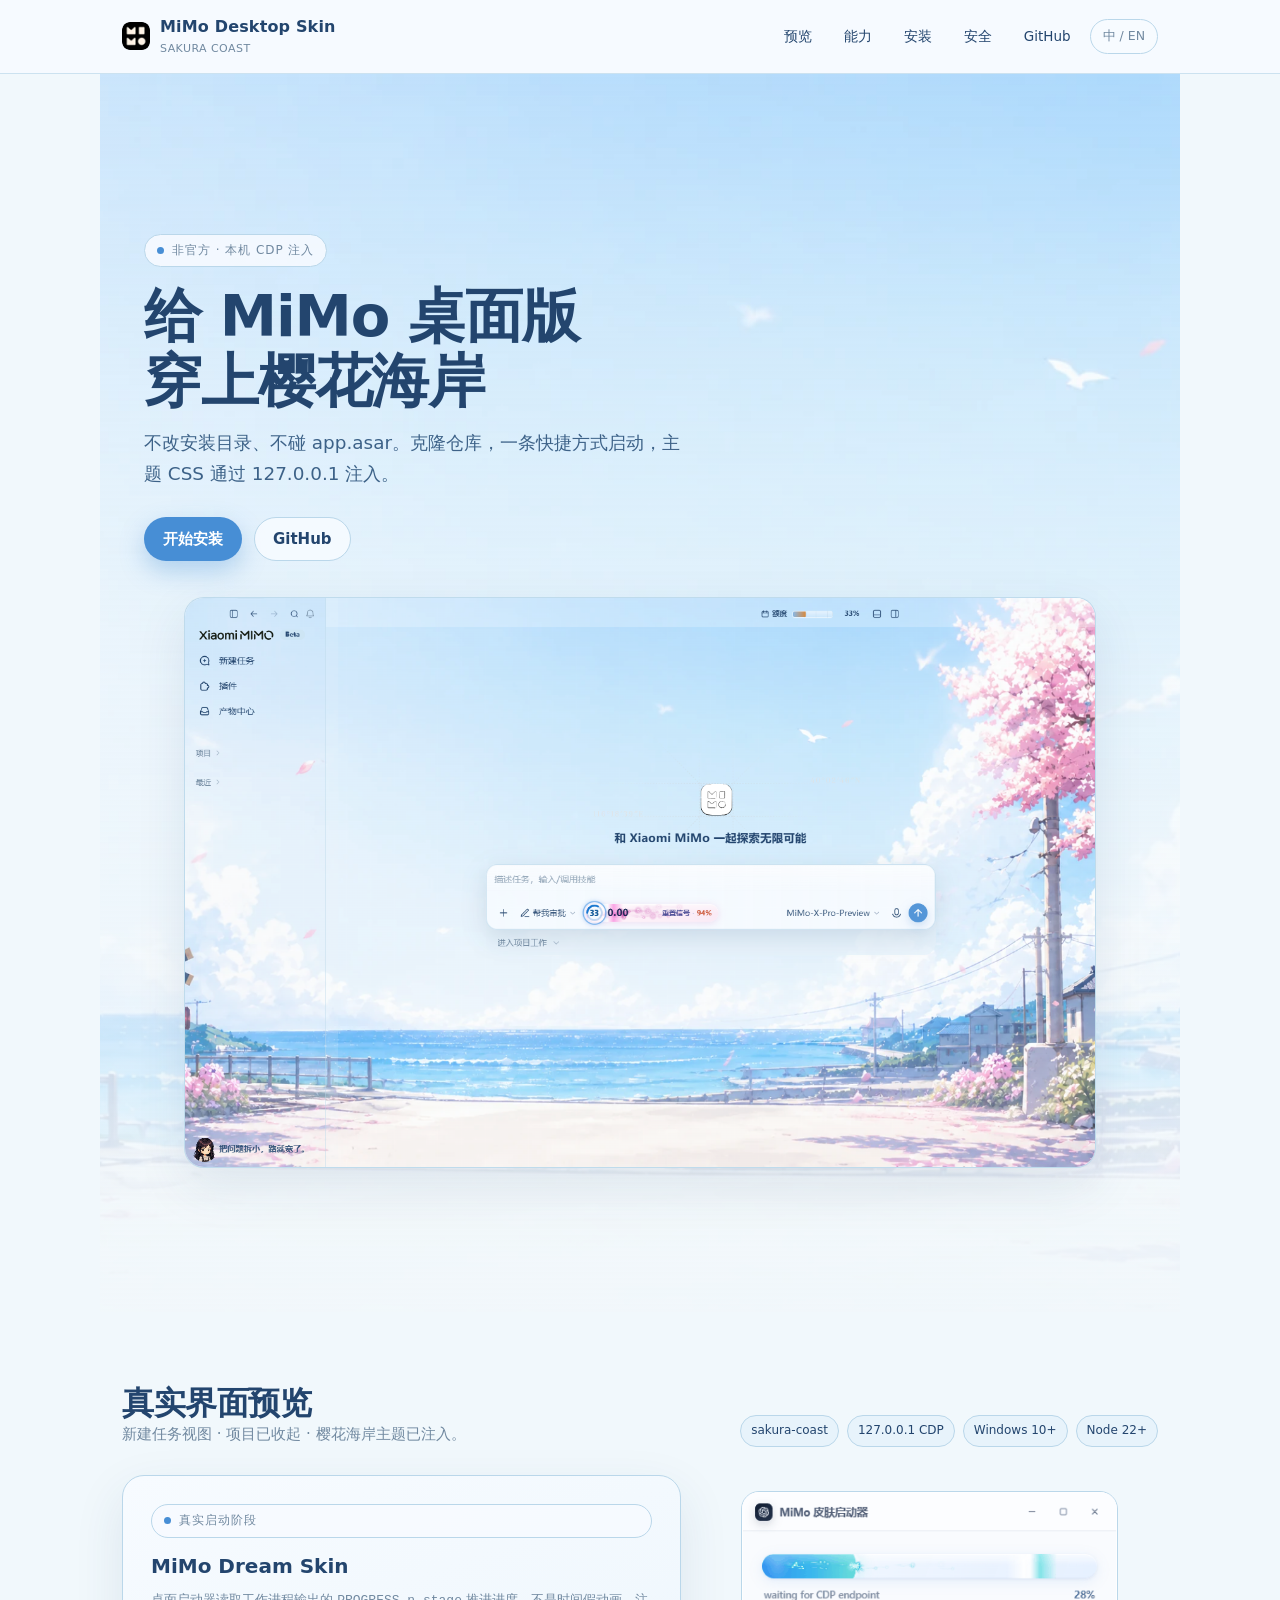
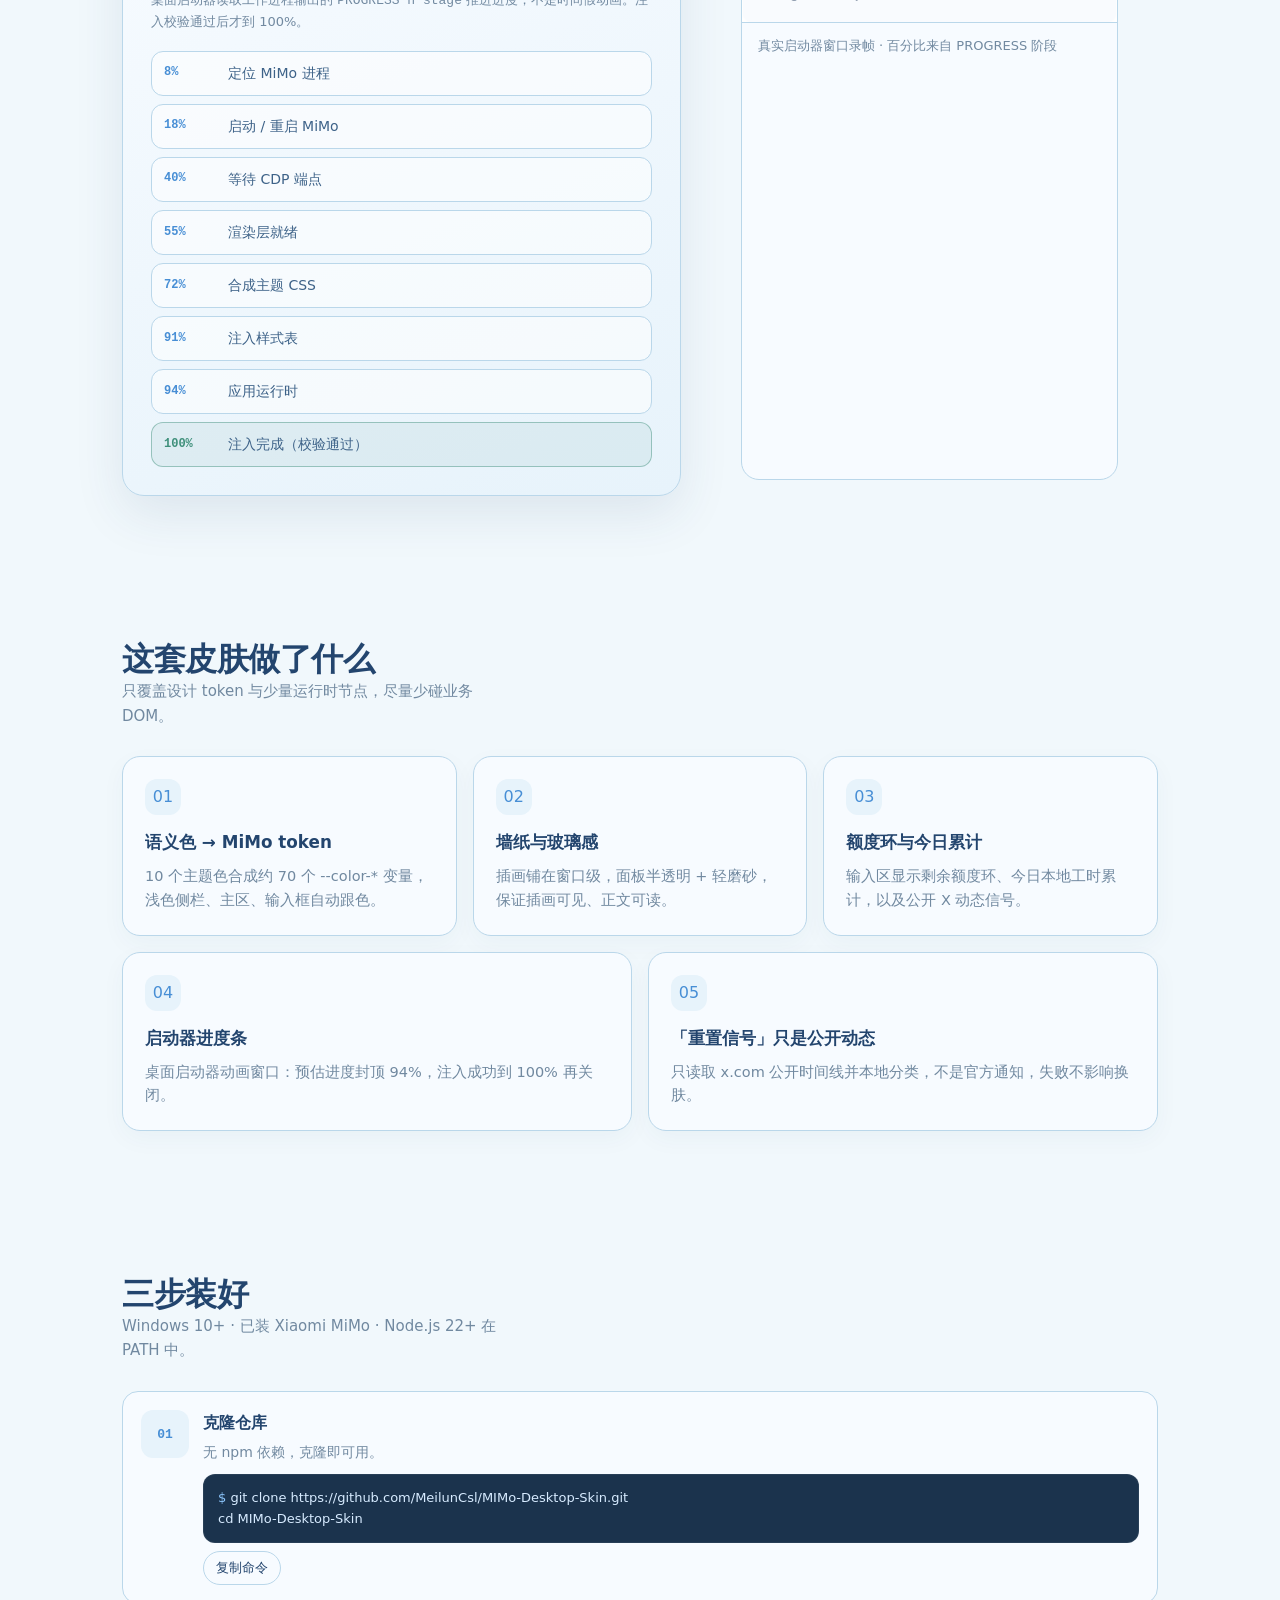
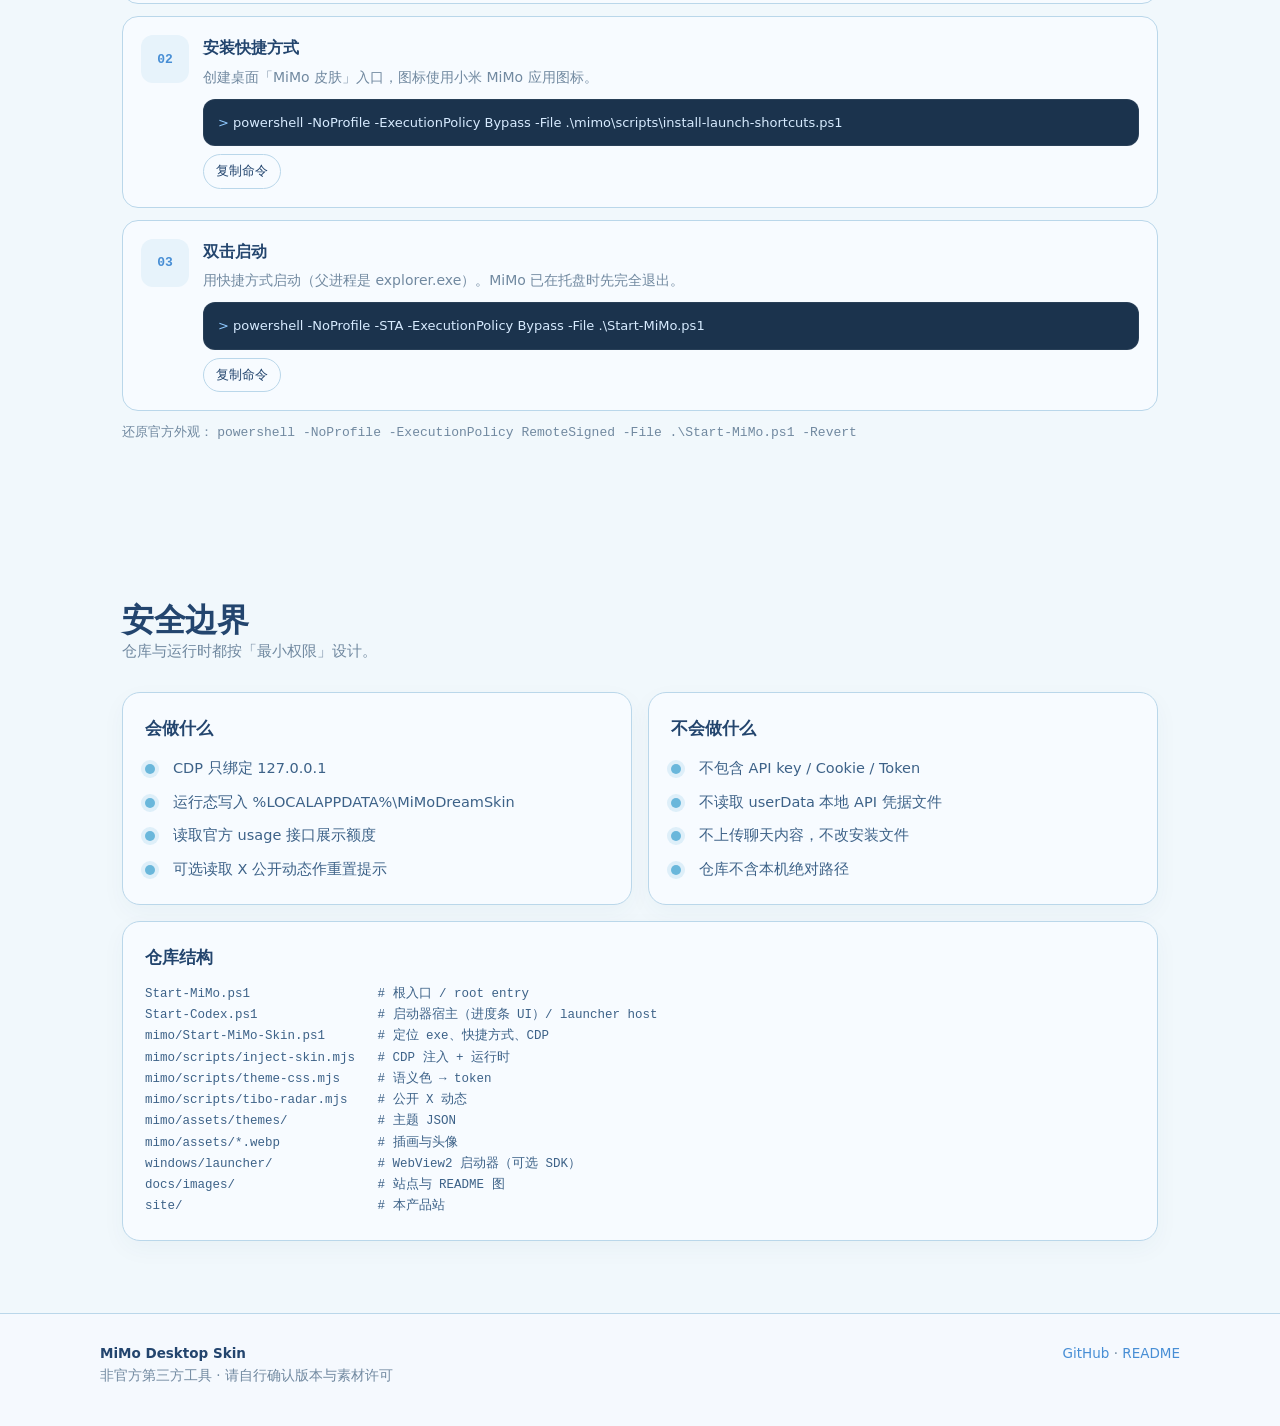
<file: site/index.html>
<!DOCTYPE html>
<html lang="zh-CN">
<head>
  <meta charset="UTF-8" />
  <meta name="viewport" content="width=device-width, initial-scale=1" />
  <title>MiMo Desktop Skin — 樱花海岸</title>
  <meta name="description" content="给 Xiaomi MiMo 桌面版换肤。通过本机回环 CDP 注入主题，不修改安装目录。" />
  <link rel="icon" href="./assets/mimo.png" />
  <style>
    :root {
      --bg: #F1F8FC;
      --panel: #F7FBFF;
      --panel-alt: #E7F3FB;
      --accent: #478ED5;
      --accent-alt: #F3A4BE;
      --secondary: #6AB7DB;
      --highlight: #7C9AD2;
      --text: #23456E;
      --muted: #7189A0;
      --line: #BAD7EA;
      --ok: #3E8F7A;
      --warn: #C97B3D;
      --radius: 18px;
      --shadow: 0 18px 50px rgba(35, 69, 110, 0.10);
      --font: "Segoe UI", "PingFang SC", "Microsoft YaHei", "Noto Sans SC", system-ui, sans-serif;
      --mono: "Cascadia Code", "SF Mono", Consolas, "Courier New", monospace;
      --max: 1080px;
    }

    * { box-sizing: border-box; }
    html { scroll-behavior: smooth; }
    body {
      margin: 0;
      font-family: var(--font);
      color: var(--text);
      background: var(--bg);
      line-height: 1.65;
      -webkit-font-smoothing: antialiased;
    }
    img { max-width: 100%; display: block; }
    a { color: var(--accent); text-decoration: none; }
    a:hover { text-decoration: underline; }
    a:focus-visible, button:focus-visible {
      outline: 2px solid var(--accent);
      outline-offset: 3px;
      border-radius: 8px;
    }
    code, kbd, pre { font-family: var(--mono); }

    /* —— chrome —— */
    .topbar {
      position: sticky;
      top: 0;
      z-index: 40;
      backdrop-filter: blur(14px);
      background: rgba(247, 251, 255, 0.82);
      border-bottom: 1px solid rgba(186, 215, 234, 0.7);
    }
    .topbar-inner {
      max-width: var(--max);
      margin: 0 auto;
      padding: 14px 22px;
      display: flex;
      align-items: center;
      gap: 18px;
    }
    .brand {
      display: flex;
      align-items: center;
      gap: 10px;
      font-weight: 650;
      letter-spacing: 0.01em;
      color: var(--text);
      text-decoration: none;
    }
    .brand img { width: 28px; height: 28px; border-radius: 8px; }
    .brand span small {
      display: block;
      font-size: 11px;
      font-weight: 500;
      color: var(--muted);
      letter-spacing: 0.04em;
    }
    .nav {
      margin-left: auto;
      display: flex;
      align-items: center;
      gap: 6px;
      flex-wrap: wrap;
    }
    .nav a, .lang-btn {
      font-size: 13.5px;
      color: var(--text);
      padding: 8px 12px;
      border-radius: 999px;
      border: 1px solid transparent;
      background: transparent;
      cursor: pointer;
      font-family: inherit;
    }
    .nav a:hover { background: var(--panel-alt); text-decoration: none; }
    .lang-btn {
      border-color: var(--line);
      background: var(--panel);
      color: var(--muted);
      font-size: 12.5px;
    }
    .lang-btn[aria-pressed="true"] {
      background: var(--accent);
      border-color: var(--accent);
      color: #fff;
    }

    /* —— hero —— */
    .hero {
      position: relative;
      overflow: hidden;
      min-height: min(92vh, 820px);
      display: grid;
      align-items: end;
    }
    .hero-art {
      position: absolute;
      inset: 0;
      background:
        linear-gradient(180deg, rgba(241,248,252,0.15) 0%, rgba(241,248,252,0.55) 55%, rgba(241,248,252,0.96) 100%),
        url("./assets/sakura-coast.webp") center 35% / cover no-repeat;
    }
    .petals {
      position: absolute;
      inset: 0;
      pointer-events: none;
      overflow: hidden;
    }
    .petal {
      position: absolute;
      top: -20px;
      width: 10px;
      height: 14px;
      background: radial-gradient(circle at 30% 30%, #fff, var(--accent-alt));
      border-radius: 60% 40% 55% 45%;
      opacity: 0.55;
      animation: fall linear infinite;
    }
    @keyframes fall {
      0% { transform: translate3d(0, -10vh, 0) rotate(0deg); }
      100% { transform: translate3d(40px, 110vh, 0) rotate(360deg); }
    }
    @media (prefers-reduced-motion: reduce) {
      .petal, .bar-fill, .pulse, .fade-up { animation: none !important; }
      html { scroll-behavior: auto; }
    }

    .hero-inner {
      position: relative;
      z-index: 1;
      max-width: var(--max);
      margin: 0 auto;
      padding: 88px 22px 56px;
      width: 100%;
    }
    .eyebrow {
      display: inline-flex;
      align-items: center;
      gap: 8px;
      font-size: 12px;
      letter-spacing: 0.08em;
      text-transform: uppercase;
      color: var(--muted);
      background: rgba(247, 251, 255, 0.88);
      border: 1px solid var(--line);
      border-radius: 999px;
      padding: 6px 12px;
      margin-bottom: 18px;
    }
    .eyebrow i {
      width: 7px; height: 7px; border-radius: 50%;
      background: var(--accent);
      display: inline-block;
    }
    h1 {
      margin: 0 0 14px;
      font-size: clamp(2.2rem, 5vw, 3.6rem);
      line-height: 1.12;
      letter-spacing: -0.02em;
      font-weight: 700;
      max-width: 14ch;
    }
    .lede {
      margin: 0 0 28px;
      max-width: 46ch;
      font-size: clamp(1rem, 1.5vw, 1.15rem);
      color: #3d6288;
    }
    .hero-actions {
      display: flex;
      flex-wrap: wrap;
      gap: 12px;
      margin-bottom: 36px;
    }
    .btn {
      display: inline-flex;
      align-items: center;
      justify-content: center;
      gap: 8px;
      min-height: 44px;
      padding: 0 18px;
      border-radius: 999px;
      border: 1px solid transparent;
      font: inherit;
      font-size: 15px;
      font-weight: 600;
      cursor: pointer;
      text-decoration: none;
    }
    .btn:hover { text-decoration: none; transform: translateY(-1px); }
    .btn-primary {
      background: var(--accent);
      color: #fff;
      box-shadow: 0 10px 24px rgba(71, 142, 213, 0.35);
    }
    .btn-primary:hover { background: #3b7fbe; }
    .btn-ghost {
      background: rgba(247, 251, 255, 0.9);
      border-color: var(--line);
      color: var(--text);
    }
    .hero-shot {
      border-radius: 20px;
      overflow: hidden;
      border: 1px solid rgba(186, 215, 234, 0.9);
      box-shadow: var(--shadow);
      background: var(--panel);
    }
    .hero-shot img { width: 100%; height: auto; }

    /* —— sections —— */
    section {
      max-width: var(--max);
      margin: 0 auto;
      padding: 72px 22px;
    }
    .section-head {
      display: flex;
      flex-wrap: wrap;
      align-items: end;
      justify-content: space-between;
      gap: 16px;
      margin-bottom: 28px;
    }
    h2 {
      margin: 0;
      font-size: clamp(1.55rem, 2.5vw, 2rem);
      letter-spacing: -0.015em;
      line-height: 1.2;
    }
    .section-head p {
      margin: 0;
      color: var(--muted);
      max-width: 42ch;
      font-size: 15px;
    }

    .grid {
      display: grid;
      grid-template-columns: repeat(12, 1fr);
      gap: 16px;
    }
    .card {
      background: var(--panel);
      border: 1px solid var(--line);
      border-radius: var(--radius);
      padding: 22px;
      box-shadow: 0 8px 24px rgba(35, 69, 110, 0.04);
    }
    .card h3 {
      margin: 0 0 8px;
      font-size: 1.05rem;
    }
    .card p {
      margin: 0;
      color: var(--muted);
      font-size: 14.5px;
    }
    .card.span-4 { grid-column: span 4; }
    .card.span-6 { grid-column: span 6; }
    .card.span-8 { grid-column: span 8; }
    .card.span-12 { grid-column: span 12; }
    @media (max-width: 860px) {
      .card.span-4, .card.span-6, .card.span-8 { grid-column: span 12; }
    }

    .icon-chip {
      width: 36px; height: 36px;
      border-radius: 12px;
      display: grid; place-items: center;
      background: var(--panel-alt);
      color: var(--accent);
      margin-bottom: 14px;
      font-size: 16px;
    }

    /* launcher demo */
    .launcher-demo {
      display: grid;
      grid-template-columns: 1.1fr 0.9fr;
      gap: 20px;
      align-items: stretch;
    }
    @media (max-width: 860px) {
      .launcher-demo { grid-template-columns: 1fr; }
    }
    .launcher-shell {
      background: linear-gradient(160deg, var(--panel), var(--panel-alt));
      border: 1px solid var(--line);
      border-radius: 22px;
      padding: 28px;
      box-shadow: var(--shadow);
      min-height: 240px;
      display: flex;
      flex-direction: column;
      justify-content: center;
    }
    .launcher-shell h3 {
      margin: 0 0 6px;
      font-size: 1.25rem;
    }
    .stage-list {
      margin: 0;
      padding: 0;
      list-style: none;
      display: grid;
      gap: 8px;
    }
    .stage-list li {
      display: grid;
      grid-template-columns: 52px 1fr;
      gap: 12px;
      align-items: center;
      padding: 10px 12px;
      border-radius: 12px;
      background: rgba(255, 255, 255, 0.55);
      border: 1px solid var(--line);
      font-size: 14px;
    }
    .stage-list li span {
      font-family: var(--mono);
      font-size: 12px;
      font-weight: 700;
      color: var(--accent);
      font-variant-numeric: tabular-nums;
    }
    .stage-list li em {
      font-style: normal;
      color: #3d6288;
    }
    .stage-list li.done {
      border-color: rgba(62, 143, 122, 0.45);
      background: rgba(62, 143, 122, 0.08);
    }
    .stage-list li.done span { color: var(--ok); }
    .launcher-shell .status {
      color: var(--muted);
      font-size: 14px;
      margin-bottom: 22px;
      min-height: 1.4em;
    }
    .bar-track {
      height: 14px;
      border-radius: 999px;
      background: #dcebf6;
      overflow: hidden;
      position: relative;
    }
    .bar-fill {
      height: 100%;
      width: 0%;
      border-radius: inherit;
      background: linear-gradient(90deg, var(--accent), var(--accent-alt));
      box-shadow: 0 0 18px rgba(71, 142, 213, 0.45);
      transition: width 0.15s linear;
    }
    .bar-meta {
      display: flex;
      justify-content: space-between;
      align-items: center;
      margin-top: 14px;
      font-size: 13.5px;
      color: var(--muted);
    }
    .bar-meta strong {
      color: var(--text);
      font-size: 15px;
      font-variant-numeric: tabular-nums;
    }
    .launcher-gif {
      border-radius: 18px;
      overflow: hidden;
      border: 1px solid var(--line);
      background: var(--panel);
      display: flex;
      flex-direction: column;
    }
    .launcher-gif img { width: 100%; }
    .launcher-gif figcaption {
      padding: 12px 16px;
      font-size: 13px;
      color: var(--muted);
      border-top: 1px solid var(--line);
    }

    /* install */
    .steps {
      display: grid;
      gap: 12px;
      counter-reset: step;
    }
    .step {
      display: grid;
      grid-template-columns: 48px 1fr;
      gap: 14px;
      align-items: start;
      padding: 18px;
      background: var(--panel);
      border: 1px solid var(--line);
      border-radius: 16px;
    }
    .step::before {
      counter-increment: step;
      content: counter(step, decimal-leading-zero);
      font-family: var(--mono);
      font-size: 13px;
      font-weight: 700;
      color: var(--accent);
      background: var(--panel-alt);
      border-radius: 12px;
      width: 48px;
      height: 48px;
      display: grid;
      place-items: center;
    }
    .step h3 { margin: 0 0 4px; font-size: 1rem; }
    .step p { margin: 0 0 10px; color: var(--muted); font-size: 14px; }
    .term {
      margin-top: 10px;
      background: #1b334d;
      color: #d7ebff;
      border-radius: 12px;
      padding: 12px 14px;
      font-size: 13px;
      overflow-x: auto;
      border: 1px solid rgba(255,255,255,0.06);
    }
    .term .prompt { color: #8ec8ff; user-select: none; }
    .copy-row {
      display: flex;
      gap: 8px;
      align-items: center;
      margin-top: 8px;
    }
    .copy-btn {
      font: inherit;
      font-size: 12.5px;
      border: 1px solid var(--line);
      background: var(--panel);
      color: var(--text);
      border-radius: 999px;
      padding: 6px 12px;
      cursor: pointer;
      min-height: 32px;
    }
    .copy-btn:hover { background: var(--panel-alt); }
    .copy-btn[data-copied="true"] {
      border-color: var(--ok);
      color: var(--ok);
    }

    /* security / structure */
    .list-plain {
      margin: 0;
      padding: 0;
      list-style: none;
      display: grid;
      gap: 10px;
    }
    .list-plain li {
      display: grid;
      grid-template-columns: 18px 1fr;
      gap: 10px;
      font-size: 14.5px;
      color: #3d6288;
    }
    .list-plain li::before {
      content: "";
      width: 10px; height: 10px;
      margin-top: 7px;
      border-radius: 50%;
      background: var(--secondary);
      box-shadow: 0 0 0 4px rgba(106, 183, 219, 0.18);
    }

    .tree {
      font-family: var(--mono);
      font-size: 12.5px;
      line-height: 1.7;
      color: #3d6288;
      white-space: pre;
      overflow-x: auto;
      margin: 0;
    }

    /* footer */
    footer {
      border-top: 1px solid var(--line);
      background: rgba(247, 251, 255, 0.8);
      padding: 28px 22px 40px;
    }
    .footer-inner {
      max-width: var(--max);
      margin: 0 auto;
      display: flex;
      flex-wrap: wrap;
      gap: 12px 24px;
      justify-content: space-between;
      color: var(--muted);
      font-size: 13.5px;
    }

    .badge-row {
      display: flex;
      flex-wrap: wrap;
      gap: 8px;
    }
    .badge {
      font-size: 12px;
      padding: 5px 10px;
      border-radius: 999px;
      background: var(--panel-alt);
      color: var(--text);
      border: 1px solid var(--line);
    }

    .pulse {
      width: 8px; height: 8px;
      border-radius: 50%;
      background: var(--ok);
      display: inline-block;
      box-shadow: 0 0 0 0 rgba(62, 143, 122, 0.5);
      animation: pulse 1.8s ease-out infinite;
    }
    @keyframes pulse {
      70% { box-shadow: 0 0 0 10px rgba(62, 143, 122, 0); }
      100% { box-shadow: 0 0 0 0 rgba(62, 143, 122, 0); }
    }

    .note {
      font-size: 13px;
      color: var(--muted);
      margin-top: 10px;
    }

    /* i18n visibility */
    [data-i18n-en] { display: none; }
    html[lang="en"] [data-i18n-zh] { display: none; }
    html[lang="en"] [data-i18n-en] { display: revert; }
    html[lang="en"] h1[data-i18n-en],
    html[lang="en"] h2[data-i18n-en],
    html[lang="en"] h3[data-i18n-en],
    html[lang="en"] p[data-i18n-en],
    html[lang="en"] li[data-i18n-en],
    html[lang="en"] span[data-i18n-en] { display: block; }
    html[lang="en"] span.inline-i18n[data-i18n-en] { display: inline; }
  </style>
</head>
<body>
  <header class="topbar">
    <div class="topbar-inner">
      <a class="brand" href="#top">
        <img src="./assets/mimo.png" alt="" />
        <span>MiMo Desktop Skin<small>SAKURA COAST</small></span>
      </a>
      <nav class="nav" aria-label="Primary">
        <a href="#preview"><span data-i18n-zh>预览</span><span data-i18n-en>Preview</span></a>
        <a href="#features"><span data-i18n-zh>能力</span><span data-i18n-en>Features</span></a>
        <a href="#install"><span data-i18n-zh>安装</span><span data-i18n-en>Install</span></a>
        <a href="#security"><span data-i18n-zh>安全</span><span data-i18n-en>Security</span></a>
        <a href="https://github.com/MeilunCsl/MIMo-Desktop-Skin" target="_blank" rel="noreferrer">GitHub</a>
        <button class="lang-btn" id="langBtn" type="button" aria-pressed="false" title="Language">中 / EN</button>
      </nav>
    </div>
  </header>

  <main id="top">
    <section class="hero" aria-label="Hero">
      <div class="hero-art" aria-hidden="true"></div>
      <div class="petals" id="petals" aria-hidden="true"></div>
      <div class="hero-inner">
        <div class="eyebrow"><i></i><span data-i18n-zh>非官方 · 本机 CDP 注入</span><span data-i18n-en>Unofficial · local CDP inject</span></div>
        <h1>
          <span data-i18n-zh>给 MiMo 桌面版<br />穿上樱花海岸</span>
          <span data-i18n-en>Sakura Coast<br />for MiMo Desktop</span>
        </h1>
        <p class="lede">
          <span data-i18n-zh>不改安装目录、不碰 app.asar。克隆仓库，一条快捷方式启动，主题 CSS 通过 127.0.0.1 注入。</span>
          <span data-i18n-en>No install-dir edits, no app.asar changes. Clone once, launch from a shortcut, inject CSS over loopback.</span>
        </p>
        <div class="hero-actions">
          <a class="btn btn-primary" href="#install">
            <span data-i18n-zh>开始安装</span><span data-i18n-en>Get started</span>
          </a>
          <a class="btn btn-ghost" href="https://github.com/MeilunCsl/MIMo-Desktop-Skin" target="_blank" rel="noreferrer">GitHub</a>
        </div>
        <figure class="hero-shot">
          <img src="./assets/mimo-home.png" width="1440" height="900" alt="MiMo home with Sakura Coast skin applied" />
        </figure>
      </div>
    </section>

    <section id="preview">
      <div class="section-head">
        <div>
          <h2><span data-i18n-zh>真实界面预览</span><span data-i18n-en>Live interface preview</span></h2>
          <p>
            <span data-i18n-zh>新建任务视图 · 项目已收起 · 樱花海岸主题已注入。</span>
            <span data-i18n-en>New-task view · projects collapsed · Sakura Coast injected.</span>
          </p>
        </div>
        <div class="badge-row">
          <span class="badge">sakura-coast</span>
          <span class="badge">127.0.0.1 CDP</span>
          <span class="badge">Windows 10+</span>
          <span class="badge">Node 22+</span>
        </div>
      </div>

      <div class="launcher-demo" id="launcher">
        <div class="launcher-shell" aria-live="polite">
          <div class="eyebrow" style="margin-bottom:12px"><i></i><span data-i18n-zh>真实启动阶段</span><span data-i18n-en>Real launch stages</span></div>
          <h3>MiMo Dream Skin</h3>
          <p class="note" style="margin:0 0 18px">
            <span data-i18n-zh>桌面启动器读取工作进程输出的 <code>PROGRESS n stage</code> 推进进度，不是时间假动画。注入校验通过后才到 100%。</span>
            <span data-i18n-en>The desktop launcher reads real <code>PROGRESS n stage</code> lines from the worker — not a timed fake. 100% only after a successful inject.</span>
          </p>
          <ol class="stage-list">
            <li><span>8%</span><em data-i18n-zh>定位 MiMo 进程</em><em data-i18n-en>Locate MiMo process</em></li>
            <li><span>18%</span><em data-i18n-zh>启动 / 重启 MiMo</em><em data-i18n-en>Launch / restart MiMo</em></li>
            <li><span>40%</span><em data-i18n-zh>等待 CDP 端点</em><em data-i18n-en>Wait for CDP endpoint</em></li>
            <li><span>55%</span><em data-i18n-zh>渲染层就绪</em><em data-i18n-en>Renderer ready</em></li>
            <li><span>72%</span><em data-i18n-zh>合成主题 CSS</em><em data-i18n-en>Compose theme CSS</em></li>
            <li><span>91%</span><em data-i18n-zh>注入样式表</em><em data-i18n-en>Inject stylesheet</em></li>
            <li><span>94%</span><em data-i18n-zh>应用运行时</em><em data-i18n-en>Apply runtime</em></li>
            <li class="done"><span>100%</span><em data-i18n-zh>注入完成（校验通过）</em><em data-i18n-en>Injected (verified)</em></li>
          </ol>
        </div>
        <figure class="launcher-gif">
          <img src="./assets/mimo-launch-progress.gif" alt="Launcher progress animation" />
          <figcaption>
            <span data-i18n-zh>真实启动器窗口录帧 · 百分比来自 PROGRESS 阶段</span>
            <span data-i18n-en>Real launcher window capture · percentages from PROGRESS stages</span>
          </figcaption>
        </figure>
      </div>
    </section>

    <section id="features">
      <div class="section-head">
        <div>
          <h2><span data-i18n-zh>这套皮肤做了什么</span><span data-i18n-en>What this skin does</span></h2>
          <p>
            <span data-i18n-zh>只覆盖设计 token 与少量运行时节点，尽量少碰业务 DOM。</span>
            <span data-i18n-en>Overrides design tokens and a few runtime nodes — minimal DOM surgery.</span>
          </p>
        </div>
      </div>
      <div class="grid">
        <article class="card span-4">
          <div class="icon-chip">01</div>
          <h3><span data-i18n-zh>语义色 → MiMo token</span><span data-i18n-en>Semantic colors → tokens</span></h3>
          <p>
            <span data-i18n-zh>10 个主题色合成约 70 个 --color-* 变量，浅色侧栏、主区、输入框自动跟色。</span>
            <span data-i18n-en>10 theme colors compose into ~70 --color-* tokens so sidebar, main, and composer stay coherent.</span>
          </p>
        </article>
        <article class="card span-4">
          <div class="icon-chip">02</div>
          <h3><span data-i18n-zh>墙纸与玻璃感</span><span data-i18n-en>Wallpaper & glass</span></h3>
          <p>
            <span data-i18n-zh>插画铺在窗口级，面板半透明 + 轻磨砂，保证插画可见、正文可读。</span>
            <span data-i18n-en>Artwork paints at window level; panels use light translucency so art shows without killing legibility.</span>
          </p>
        </article>
        <article class="card span-4">
          <div class="icon-chip">03</div>
          <h3><span data-i18n-zh>额度环与今日累计</span><span data-i18n-en>Quota ring & today</span></h3>
          <p>
            <span data-i18n-zh>输入区显示剩余额度环、今日本地工时累计，以及公开 X 动态信号。</span>
            <span data-i18n-en>Composer shows remaining quota, local work-clock total, and public X reset signals.</span>
          </p>
        </article>
        <article class="card span-6">
          <div class="icon-chip">04</div>
          <h3><span data-i18n-zh>启动器进度条</span><span data-i18n-en>Launcher progress</span></h3>
          <p>
            <span data-i18n-zh>桌面启动器动画窗口：预估进度封顶 94%，注入成功到 100% 再关闭。</span>
            <span data-i18n-en>Desktop launcher window estimates up to 94%, then 100% after a successful inject.</span>
          </p>
        </article>
        <article class="card span-6">
          <div class="icon-chip">05</div>
          <h3><span data-i18n-zh>「重置信号」只是公开动态</span><span data-i18n-en>Reset signal is public feed</span></h3>
          <p>
            <span data-i18n-zh>只读取 x.com 公开时间线并本地分类，不是官方通知，失败不影响换肤。</span>
            <span data-i18n-en>Reads public x.com posts only, classifies locally. Not official. Failures never block theming.</span>
          </p>
        </article>
      </div>
    </section>

    <section id="install">
      <div class="section-head">
        <div>
          <h2><span data-i18n-zh>三步装好</span><span data-i18n-en>Three steps</span></h2>
          <p>
            <span data-i18n-zh>Windows 10+ · 已装 Xiaomi MiMo · Node.js 22+ 在 PATH 中。</span>
            <span data-i18n-en>Windows 10+ · Xiaomi MiMo installed · Node.js 22+ on PATH.</span>
          </p>
        </div>
      </div>
      <div class="steps">
        <div class="step">
          <div>
            <h3><span data-i18n-zh>克隆仓库</span><span data-i18n-en>Clone the repo</span></h3>
            <p>
              <span data-i18n-zh>无 npm 依赖，克隆即可用。</span>
              <span data-i18n-en>No npm dependencies.</span>
            </p>
            <div class="term" id="cmd1"><span class="prompt">$ </span>git clone https://github.com/MeilunCsl/MIMo-Desktop-Skin.git<br />cd MIMo-Desktop-Skin</div>
            <div class="copy-row">
              <button class="copy-btn" type="button" data-copy="cmd1">
                <span data-i18n-zh>复制命令</span><span data-i18n-en>Copy</span>
              </button>
            </div>
          </div>
        </div>
        <div class="step">
          <div>
            <h3><span data-i18n-zh>安装快捷方式</span><span data-i18n-en>Install the shortcut</span></h3>
            <p>
              <span data-i18n-zh>创建桌面「MiMo 皮肤」入口，图标使用小米 MiMo 应用图标。</span>
              <span data-i18n-en>Creates a desktop shortcut using the Xiaomi MiMo app icon.</span>
            </p>
            <div class="term" id="cmd2"><span class="prompt">&gt; </span>powershell -NoProfile -ExecutionPolicy Bypass -File .\mimo\scripts\install-launch-shortcuts.ps1</div>
            <div class="copy-row">
              <button class="copy-btn" type="button" data-copy="cmd2">
                <span data-i18n-zh>复制命令</span><span data-i18n-en>Copy</span>
              </button>
            </div>
          </div>
        </div>
        <div class="step">
          <div>
            <h3><span data-i18n-zh>双击启动</span><span data-i18n-en>Double-click to launch</span></h3>
            <p>
              <span data-i18n-zh>用快捷方式启动（父进程是 explorer.exe）。MiMo 已在托盘时先完全退出。</span>
              <span data-i18n-en>Launch from the shortcut (parent is explorer.exe). Fully quit tray MiMo first if it is running.</span>
            </p>
            <div class="term" id="cmd3"><span class="prompt">&gt; </span>powershell -NoProfile -STA -ExecutionPolicy Bypass -File .\Start-MiMo.ps1</div>
            <div class="copy-row">
              <button class="copy-btn" type="button" data-copy="cmd3">
                <span data-i18n-zh>复制命令</span><span data-i18n-en>Copy</span>
              </button>
            </div>
          </div>
        </div>
      </div>
      <p class="note">
        <span data-i18n-zh>还原官方外观：</span><span data-i18n-en>Restore stock UI:</span>
        <code>powershell -NoProfile -ExecutionPolicy RemoteSigned -File .\Start-MiMo.ps1 -Revert</code>
      </p>
    </section>

    <section id="security">
      <div class="section-head">
        <div>
          <h2><span data-i18n-zh>安全边界</span><span data-i18n-en>Security boundaries</span></h2>
          <p>
            <span data-i18n-zh>仓库与运行时都按「最小权限」设计。</span>
            <span data-i18n-en>Repo and runtime are designed with least privilege.</span>
          </p>
        </div>
      </div>
      <div class="grid">
        <article class="card span-6">
          <h3><span data-i18n-zh>会做什么</span><span data-i18n-en>What it does</span></h3>
          <ul class="list-plain" style="margin-top:14px">
            <li><span data-i18n-zh>CDP 只绑定 127.0.0.1</span><span data-i18n-en>CDP binds only to 127.0.0.1</span></li>
            <li><span data-i18n-zh>运行态写入 %LOCALAPPDATA%\MiMoDreamSkin</span><span data-i18n-en>State under %LOCALAPPDATA%\MiMoDreamSkin</span></li>
            <li><span data-i18n-zh>读取官方 usage 接口展示额度</span><span data-i18n-en>Reads official usage API for quota display</span></li>
            <li><span data-i18n-zh>可选读取 X 公开动态作重置提示</span><span data-i18n-en>Optional public X posts for reset hints</span></li>
          </ul>
        </article>
        <article class="card span-6">
          <h3><span data-i18n-zh>不会做什么</span><span data-i18n-en>What it never does</span></h3>
          <ul class="list-plain" style="margin-top:14px">
            <li><span data-i18n-zh>不包含 API key / Cookie / Token</span><span data-i18n-en>No API keys, cookies, or tokens</span></li>
            <li><span data-i18n-zh>不读取 userData 本地 API 凭据文件</span><span data-i18n-en>Does not read userData credential files</span></li>
            <li><span data-i18n-zh>不上传聊天内容，不改安装文件</span><span data-i18n-en>No chat upload, no install-file edits</span></li>
            <li><span data-i18n-zh>仓库不含本机绝对路径</span><span data-i18n-en>No machine-specific absolute paths in repo</span></li>
          </ul>
        </article>
        <article class="card span-12">
          <h3><span data-i18n-zh>仓库结构</span><span data-i18n-en>Repository layout</span></h3>
          <pre class="tree" style="margin-top:12px">Start-MiMo.ps1                 # 根入口 / root entry
Start-Codex.ps1                # 启动器宿主（进度条 UI）/ launcher host
mimo/Start-MiMo-Skin.ps1       # 定位 exe、快捷方式、CDP
mimo/scripts/inject-skin.mjs   # CDP 注入 + 运行时
mimo/scripts/theme-css.mjs     # 语义色 → token
mimo/scripts/tibo-radar.mjs    # 公开 X 动态
mimo/assets/themes/            # 主题 JSON
mimo/assets/*.webp             # 插画与头像
windows/launcher/              # WebView2 启动器（可选 SDK）
docs/images/                   # 站点与 README 图
site/                          # 本产品站</pre>
        </article>
      </div>
    </section>
  </main>

  <footer>
    <div class="footer-inner">
      <div>
        <strong style="color:var(--text)">MiMo Desktop Skin</strong>
        <div>
          <span data-i18n-zh>非官方第三方工具 · 请自行确认版本与素材许可</span>
          <span data-i18n-en>Unofficial third-party tool · verify versions and asset licenses yourself</span>
        </div>
      </div>
      <div>
        <a href="https://github.com/MeilunCsl/MIMo-Desktop-Skin" target="_blank" rel="noreferrer">GitHub</a>
        ·
        <a href="https://github.com/MeilunCsl/MIMo-Desktop-Skin/blob/main/README.zh-CN.md" target="_blank" rel="noreferrer">README</a>
      </div>
    </div>
  </footer>

  <script>
    (function () {
      const root = document.documentElement;
      const langBtn = document.getElementById("langBtn");
      const saved = localStorage.getItem("mimo-site-lang");
      if (saved === "en" || saved === "zh") {
        root.lang = saved === "en" ? "en" : "zh-CN";
      }
      langBtn.setAttribute("aria-pressed", root.lang.startsWith("en") ? "true" : "false");
      langBtn.addEventListener("click", () => {
        const en = !root.lang.startsWith("en");
        root.lang = en ? "en" : "zh-CN";
        localStorage.setItem("mimo-site-lang", en ? "en" : "zh");
        langBtn.setAttribute("aria-pressed", en ? "true" : "false");
      });

      // petals
      const petals = document.getElementById("petals");
      if (petals && !matchMedia("(prefers-reduced-motion: reduce)").matches) {
        for (let i = 0; i < 14; i++) {
          const el = document.createElement("span");
          el.className = "petal";
          el.style.left = Math.random() * 100 + "%";
          el.style.animationDuration = 8 + Math.random() * 10 + "s";
          el.style.animationDelay = -Math.random() * 12 + "s";
          el.style.transform = "scale(" + (0.6 + Math.random() * 0.9) + ")";
          petals.appendChild(el);
        }
      }

      // Desktop launcher progress is driven by real PROGRESS marks.
      // This page documents the stages; it does not fake a looping bar.

      // copy buttons
      document.querySelectorAll(".copy-btn[data-copy]").forEach((btn) => {
        btn.addEventListener("click", async () => {
          const id = btn.getAttribute("data-copy");
          const node = document.getElementById(id);
          if (!node) return;
          const text = node.innerText.replace(/^[>$]\s/, "").trim();
          try {
            await navigator.clipboard.writeText(text);
            btn.dataset.copied = "true";
            setTimeout(() => { btn.dataset.copied = "false"; }, 1600);
          } catch (_) {
            /* ignore */
          }
        });
      });
    })();
  </script>
</body>
</html>
</file>
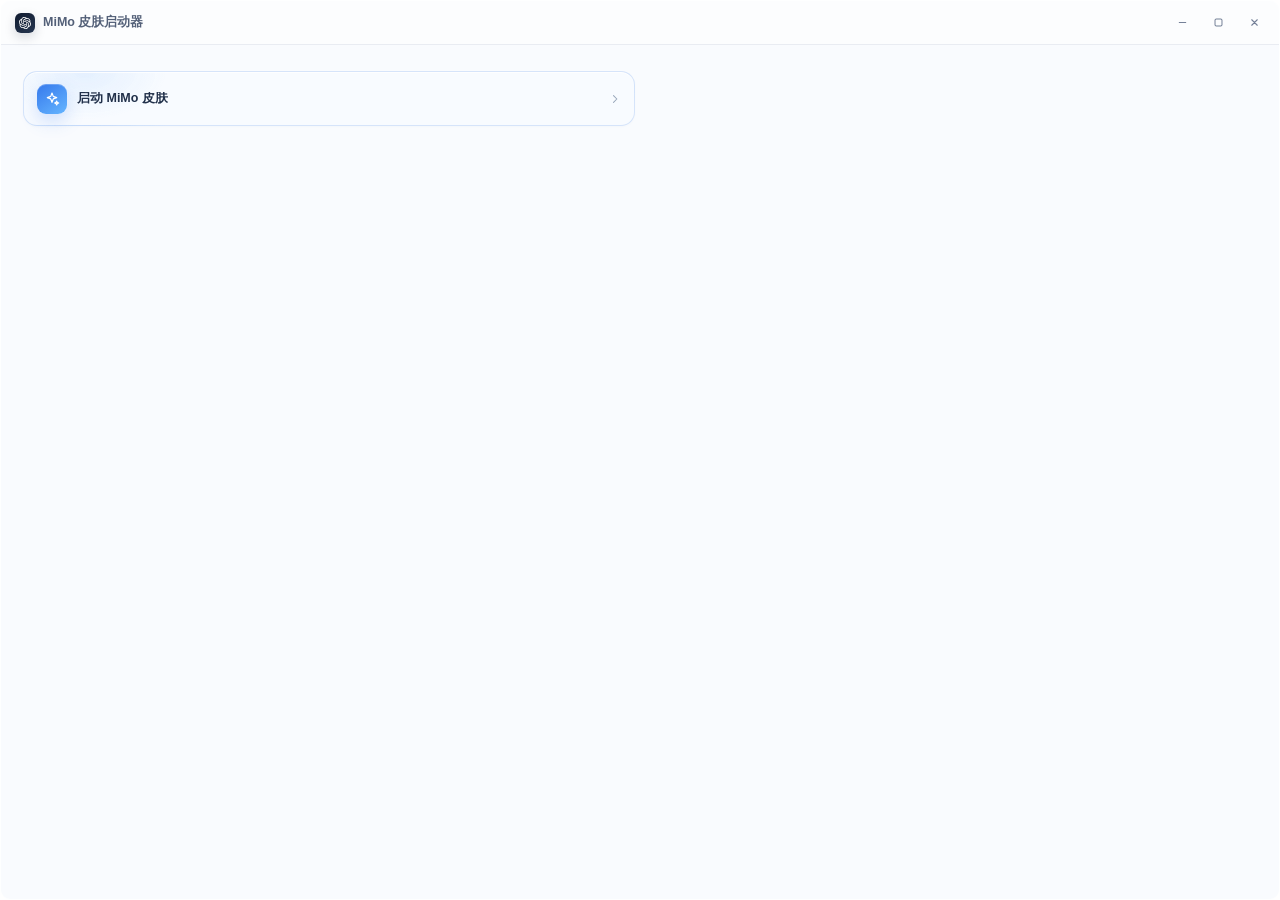
<file: windows/assets/launcher.html>
﻿<!DOCTYPE html>
<html lang="zh-CN">
<head>
<meta charset="UTF-8">
<meta name="viewport" content="width=device-width,initial-scale=1.0">
<title>Codex 启动器</title>
<style>
:root{
  --font:"Segoe UI Variable Text","Segoe UI","Microsoft YaHei UI","PingFang SC",sans-serif;
  --ink:#1d2940;
  --muted:#8491a5;
  --line:rgba(112,132,168,.14);
  --blue:#3977ef;
  --blue2:#69b7ff;

  --c1:#3977ef;
  --c2:#4e9df8;
  --c3:#78c7ff;
  --glow:#73c9ff;
}
*{box-sizing:border-box;margin:0;padding:0}
html,body{height:100%}
body{
  min-height:100vh;
  display:grid;
  place-items:center;
  padding:18px;
  font-family:var(--font);
  color:var(--ink);
  background:
    radial-gradient(760px 360px at 50% -10%,rgba(91,139,216,.13),transparent 68%),
    linear-gradient(155deg,#f5f7fb 0%,#edf1f7 56%,#e7ecf4 100%);
  -webkit-font-smoothing:antialiased;
}

/* ===== window ===== */
.window{
  width:min(430px,calc(100vw - 24px));
  overflow:hidden;
  border-radius:18px;
  border:1px solid rgba(255,255,255,.92);
  background:rgba(255,255,255,.82);
  box-shadow:0 24px 64px rgba(39,57,91,.17),0 3px 12px rgba(39,57,91,.07);
  backdrop-filter:blur(24px) saturate(1.16);
}
.titlebar{
  height:44px;
  padding:0 8px 0 14px;
  display:flex;
  align-items:center;
  border-bottom:1px solid var(--line);
  background:rgba(255,255,255,.5);
  user-select:none;
}
.app-title{
  display:flex;
  align-items:center;
  gap:8px;
  font-size:12.5px;
  font-weight:650;
  color:#536078;
}
.logo{
  width:20px;height:20px;border-radius:6px;
  display:grid;place-items:center;
  color:#fff;
  background:linear-gradient(145deg,#111c30,#263650);
  box-shadow:0 4px 11px rgba(19,31,54,.17);
}
.logo svg{width:12px;height:12px}
.controls{margin-left:auto;display:flex;gap:2px}
.controls button{
  width:34px;height:28px;border:0;border-radius:7px;
  background:transparent;color:#758198;display:grid;place-items:center;
}
.controls button:hover{background:rgba(90,110,150,.09)}
.controls .close:hover{background:#e81123;color:#fff}
.controls svg{width:11px;height:11px}

/* ===== startup selection ===== */
.content{
  padding:20px;
}
.select-view{
  display:flex;
  flex-direction:column;
  gap:10px;
}
.select-heading{
  padding:2px 2px 8px;
}
.select-title{
  font-size:15px;
  line-height:1.25;
  font-weight:760;
  color:#19243a;
}
.select-subtitle{
  margin-top:5px;
  font-size:11.5px;
  color:#8b97a9;
}

.launch-option{
  position:relative;
  width:100%;
  min-height:68px;
  display:flex;
  align-items:center;
  gap:12px;
  padding:12px 13px;
  border:1px solid rgba(118,140,178,.16);
  border-radius:14px;
  background:rgba(248,250,253,.76);
  color:inherit;
  font:inherit;
  text-align:left;
  cursor:pointer;
  box-shadow:inset 0 1px 0 rgba(255,255,255,.82);
  transition:
    transform .15s ease,
    border-color .16s ease,
    box-shadow .16s ease,
    background .16s ease;
}
.launch-option:hover{
  transform:translateY(-1px);
  border-color:rgba(71,128,222,.28);
  background:rgba(250,252,255,.96);
  box-shadow:
    0 7px 20px rgba(57,91,145,.08),
    inset 0 1px 0 rgba(255,255,255,.92);
}
.launch-option:active{
  transform:translateY(0);
}
.launch-option:focus-visible{
  outline:2px solid rgba(61,125,240,.34);
  outline-offset:2px;
}

.option-icon{
  width:40px;height:40px;
  flex:0 0 auto;
  display:grid;
  place-items:center;
  border-radius:12px;
  color:#55779e;
  background:linear-gradient(145deg,#edf3fb,#e5edf8);
  box-shadow:inset 0 0 0 1px rgba(101,132,181,.08);
}
.option-icon svg{width:21px;height:21px}
.launch-option.primary .option-icon{
  color:#fff;
  background:linear-gradient(145deg,#3679ec,#65b5ff);
  box-shadow:
    0 5px 14px rgba(57,125,240,.20),
    inset 0 1px 0 rgba(255,255,255,.24);
}

.option-copy{
  min-width:0;
  flex:1 1 auto;
}
.option-top{
  display:flex;
  align-items:center;
  gap:7px;
}
.option-title{
  font-size:13.5px;
  line-height:1.25;
  font-weight:720;
  color:#22304a;
}
.badge{
  padding:2px 6px 2.5px;
  border-radius:999px;
  font-size:9.5px;
  line-height:1;
  font-weight:700;
  color:#527aa6;
  background:rgba(90,154,235,.10);
  border:1px solid rgba(90,154,235,.12);
}
.option-desc{
  margin-top:4px;
  overflow:hidden;
  text-overflow:ellipsis;
  white-space:nowrap;
  font-size:11px;
  color:#8b97aa;
}

.option-end{
  flex:0 0 auto;
  display:flex;
  align-items:center;
  gap:8px;
  color:#a0aabd;
}
.kbd{
  min-width:22px;
  height:20px;
  padding:0 6px;
  display:grid;
  place-items:center;
  border-radius:6px;
  font-family:"Cascadia Code","SFMono-Regular",monospace;
  font-size:9.5px;
  font-weight:700;
  color:#7b8799;
  background:rgba(233,238,246,.85);
  border:1px solid rgba(125,145,180,.12);
}
.chev{
  width:14px;height:14px;
  transition:transform .15s ease,color .15s ease;
}
.launch-option:hover .chev{
  transform:translateX(2px);
  color:#6584ac;
}

.footer-hint{
  display:flex;
  align-items:center;
  gap:6px;
  padding:4px 3px 0;
  font-size:10.5px;
  color:#9aa5b6;
}
.footer-dot{
  width:4px;height:4px;border-radius:50%;
  background:#aab5c5;
}

/* ===== progress view ===== */
.progress-view{
  display:none;
}
.progress-view.on{
  display:block;
  animation:fadeIn .22s ease both;
}
.select-view.off{
  display:none;
}
@keyframes fadeIn{
  from{opacity:0;transform:translateY(3px)}
  to{opacity:1;transform:translateY(0)}
}

.progress{
  width:100%;
}
.portal{
  position:relative;
  width:100%;
  height:28px;
  overflow:visible;
  isolation:isolate;
}
.track{
  position:absolute;
  inset:0;
  overflow:hidden;
  border-radius:999px;
  background:
    linear-gradient(180deg,rgba(255,255,255,.66),transparent 46%),
    linear-gradient(108deg,rgba(243,248,255,.98),rgba(229,240,255,.96));
  box-shadow:
    inset 0 1px 1px rgba(255,255,255,.8),
    inset 0 -1px rgba(125,151,204,.10),
    0 1px 3px rgba(83,120,180,.10),
    0 4px 14px rgb(64 132 232/.10);
}
.fill{
  position:absolute;
  inset:0;
  z-index:1;
  border-radius:inherit;
  overflow:hidden;
  transform:scaleX(0);
  transform-origin:left center;
  transition:transform 640ms linear,filter .45s ease;
  background:linear-gradient(100deg,var(--c1) 0%,var(--c2) 52%,var(--c3) 100%);
  box-shadow:inset 0 1px rgba(255,255,255,.34);
  will-change:transform;
}
.fill::before{
  content:"";
  position:absolute;
  inset:0;
  background:
    radial-gradient(80px 26px at 16% 45%,rgba(255,255,255,.22),transparent 72%),
    linear-gradient(180deg,rgba(255,255,255,.18),transparent 48%);
  mix-blend-mode:screen;
  pointer-events:none;
}
.head{
  position:absolute;
  top:0;bottom:0;left:0;
  width:24px;
  margin-left:-12px;
  z-index:4;
  border-radius:50%;
  background:radial-gradient(closest-side,
    rgba(255,255,255,.98),
    color-mix(in srgb,var(--glow) 72%,transparent) 46%,
    transparent 80%);
  filter:blur(1.15px);
  box-shadow:
    0 0 12px color-mix(in srgb,var(--glow) 38%,transparent),
    0 0 24px color-mix(in srgb,var(--glow) 22%,transparent);
  opacity:0;
  pointer-events:none;
  transition:transform 640ms linear;
}
.head.on{
  opacity:1;
  animation:headPulse 1650ms ease-in-out infinite;
}
@keyframes headPulse{
  0%,100%{opacity:.54;scale:.92}
  50%{opacity:.94;scale:1.12}
}
.track::after{
  content:"";
  position:absolute;
  left:-34px;top:-1px;bottom:-1px;
  z-index:3;
  width:58px;
  background:linear-gradient(90deg,
    transparent,
    rgba(255,255,255,.98) 34%,
    rgba(255,255,255,.84) 48%,
    color-mix(in srgb,var(--glow) 82%,transparent) 66%,
    transparent);
  animation:sweep 3400ms linear infinite;
  opacity:.88;
  pointer-events:none;
}
@keyframes sweep{
  0%{transform:translateX(0);opacity:0}
  12%,88%{opacity:.94}
  100%{transform:translateX(390px);opacity:0}
}
.gloss{
  position:absolute;
  inset:0 0 auto 0;
  height:50%;
  z-index:5;
  background:linear-gradient(180deg,rgba(255,255,255,.42),rgba(255,255,255,0));
  mix-blend-mode:soft-light;
  pointer-events:none;
}
.fx{
  position:absolute;
  inset:0;
  z-index:2;
  width:100%;
  height:28px;
  pointer-events:none;
}
.meta{
  margin-top:9px;
  padding:0 2px;
  display:flex;
  align-items:baseline;
  justify-content:space-between;
  gap:16px;
  min-height:18px;
}
.caption{
  min-width:0;
  overflow:hidden;
  text-overflow:ellipsis;
  white-space:nowrap;
  font-size:11.5px;
  line-height:18px;
  font-weight:550;
  color:#8290a4;
}
.percent{
  flex:0 0 auto;
  min-width:42px;
  text-align:right;
  font-size:12px;
  line-height:18px;
  font-weight:720;
  color:#557cae;
  font-variant-numeric:tabular-nums;
  font-feature-settings:"tnum" 1;
  white-space:nowrap;
}

@media(max-width:420px){
  body{padding:12px}
  .window{border-radius:16px}
  .content{padding:18px 14px 16px}
  .launch-option{padding:11px 12px}
  .option-icon{width:38px;height:38px}
  .option-title{font-size:13px}
  .option-desc{font-size:10.5px}
}
@media(prefers-reduced-motion:reduce){
  .launch-option,.chev,.fill,.head{transition:none!important}
  .track::after,.head{animation:none!important}
}
</style>

<style>
/* ===== v11 startup layout refinement ===== */
.content{
  padding:18px;
}

.select-view{
  display:grid;
  grid-template-columns:1fr 1fr;
  gap:10px;
}

.launch-option{
  position:relative;
  min-width:0;
  min-height:142px;
  display:flex;
  flex-direction:column;
  align-items:flex-start;
  gap:0;
  padding:14px;
  border:1px solid rgba(118,140,178,.16);
  border-radius:15px;
  background:rgba(248,250,253,.78);
  color:inherit;
  font:inherit;
  text-align:left;
  cursor:pointer;
  box-shadow:
    inset 0 1px 0 rgba(255,255,255,.86),
    0 1px 2px rgba(56,76,112,.025);
  transition:
    transform .16s ease,
    border-color .18s ease,
    box-shadow .18s ease,
    background .18s ease;
}

.launch-option:hover{
  transform:translateY(-2px);
  border-color:rgba(71,128,222,.26);
  background:rgba(251,253,255,.98);
  box-shadow:
    0 9px 24px rgba(57,91,145,.09),
    inset 0 1px 0 rgba(255,255,255,.94);
}

.launch-option:active{
  transform:translateY(-1px);
}

.launch-option.primary{
  background:
    radial-gradient(120px 70px at 10% 0%,rgba(99,169,255,.13),transparent 68%),
    rgba(248,251,255,.88);
  border-color:rgba(77,137,227,.20);
}

.option-icon{
  width:42px;
  height:42px;
  border-radius:13px;
  margin-bottom:12px;
}

.option-icon svg{
  width:21px;
  height:21px;
}

.launch-option.primary .option-icon{
  background:linear-gradient(145deg,#3679ec,#65b5ff);
  box-shadow:
    0 7px 18px rgba(57,125,240,.22),
    inset 0 1px 0 rgba(255,255,255,.24);
}

.option-copy{
  width:100%;
  min-width:0;
  display:block;
}

.option-top{
  width:100%;
  display:flex;
  align-items:center;
  gap:6px;
  padding-right:0;
}

.option-title{
  font-size:13.5px;
  line-height:1.25;
  font-weight:735;
  color:#21304a;
}

.badge{
  margin-left:auto;
  flex:0 0 auto;
  padding:2px 6px 2.5px;
  font-size:9px;
  font-weight:700;
  color:#527aa6;
  background:rgba(90,154,235,.10);
  border:1px solid rgba(90,154,235,.12);
}

.option-desc{
  margin-top:6px;
  min-height:30px;
  white-space:normal;
  overflow:visible;
  text-overflow:clip;
  font-size:10.5px;
  line-height:1.45;
  color:#8b97aa;
}

.option-end{
  width:100%;
  margin-top:auto;
  padding-top:12px;
  display:flex;
  align-items:center;
  justify-content:space-between;
  color:#9aa7bb;
}

.kbd{
  min-width:24px;
  height:20px;
  padding:0 6px;
  border-radius:6px;
  font-size:9.5px;
  color:#77869a;
  background:rgba(233,238,246,.86);
  border:1px solid rgba(125,145,180,.12);
}

.chev{
  width:14px;
  height:14px;
}

.launch-option:hover .chev{
  transform:translateX(2px);
  color:#5f83b0;
}

/* Hide obsolete blocks if any remain */
.select-heading,
.footer-hint{
  display:none !important;
}

@media(max-width:380px){
  .select-view{
    grid-template-columns:1fr;
  }

  .launch-option{
    min-height:104px;
    display:grid;
    grid-template-columns:42px minmax(0,1fr) auto;
    grid-template-rows:auto auto;
    column-gap:11px;
    row-gap:3px;
    align-items:center;
  }

  .option-icon{
    grid-row:1 / span 2;
    margin-bottom:0;
  }

  .option-copy{
    grid-column:2;
    grid-row:1 / span 2;
  }

  .option-end{
    grid-column:3;
    grid-row:1 / span 2;
    width:auto;
    margin-top:0;
    padding-top:0;
    gap:7px;
  }

  .badge{
    margin-left:0;
  }
}
</style>


<style>
/* ===== v12 ultra-compact startup cards ===== */
.launch-option{
  min-height:96px;
  padding:14px;
}

.option-icon{
  width:40px;
  height:40px;
  margin-bottom:10px;
}

.option-copy{
  display:block;
}

.option-top{
  gap:6px;
}

.option-title{
  font-size:13.5px;
  font-weight:740;
}

.option-end{
  margin-top:auto;
  padding-top:10px;
  justify-content:flex-end;
}

.kbd,
.option-desc{
  display:none !important;
}

.chev{
  width:13px;
  height:13px;
}

@media(max-width:380px){
  .launch-option{
    min-height:78px;
    grid-template-columns:40px minmax(0,1fr) auto;
    padding:12px 13px;
  }

  .option-icon{
    width:40px;
    height:40px;
  }

  .option-end{
    justify-content:flex-end;
  }
}
</style>


<style>
/* ===== v13: startup view matches progress view footprint ===== */
.content{
  padding:26px 22px 22px;
}

/* same visual footprint as progress area */
.select-view{
  display:grid;
  grid-template-columns:1fr 1fr;
  gap:10px;
  min-height:55px;
}

.launch-option{
  min-width:0;
  min-height:55px;
  height:55px;
  padding:0 13px;
  display:flex;
  flex-direction:row;
  align-items:center;
  gap:10px;
  border-radius:14px;
}

.option-icon{
  width:30px;
  height:30px;
  flex:0 0 auto;
  margin:0;
  border-radius:9px;
}

.option-icon svg{
  width:16px;
  height:16px;
}

.option-copy{
  flex:1 1 auto;
  min-width:0;
  width:auto;
}

.option-top{
  display:flex;
  align-items:center;
  gap:5px;
  width:100%;
}

.option-title{
  overflow:hidden;
  text-overflow:ellipsis;
  white-space:nowrap;
  font-size:12.5px;
  line-height:1;
  font-weight:730;
}

.badge{
  display:none !important;
}

.option-end{
  flex:0 0 auto;
  width:auto;
  margin:0;
  padding:0;
  display:flex;
  align-items:center;
  justify-content:center;
}

.chev{
  width:12px;
  height:12px;
}

.option-desc,
.kbd{
  display:none !important;
}

/* remove older mobile layout behavior */
@media(max-width:380px){
  .select-view{
    grid-template-columns:1fr 1fr;
    gap:8px;
  }

  .launch-option{
    min-height:52px;
    height:52px;
    padding:0 10px;
    display:flex;
    grid-template-columns:none;
    grid-template-rows:none;
  }

  .option-icon{
    width:28px;
    height:28px;
  }

  .option-copy,
  .option-end{
    grid-column:auto;
    grid-row:auto;
  }

  .option-title{
    font-size:12px;
  }
}
</style>

<style>
/* The desktop host fits the card; no surrounding demo backdrop. */
html,body{margin:0;padding:0;min-height:100%;overflow:hidden;background:transparent}
body{display:block}
.window{width:100%;min-height:100vh;border-radius:10px;box-shadow:none;background:#f9fbfe}
</style>
</head>
<body>

<div class="window">
  <div class="titlebar">
    <div class="app-title">
      <span class="logo">
        <svg viewBox="0 0 16 16" fill="currentColor" aria-hidden="true">
          <path d="M14.949 6.547a3.94 3.94 0 0 0-.348-3.273 4.11 4.11 0 0 0-4.4-1.934A4.1 4.1 0 0 0 8.423.2 4.15 4.15 0 0 0 6.305.086a4.1 4.1 0 0 0-1.891.948 4.04 4.04 0 0 0-1.158 1.753 4.1 4.1 0 0 0-1.563.679A4 4 0 0 0 .554 4.72a3.99 3.99 0 0 0 .502 4.731 3.94 3.94 0 0 0 .346 3.274 4.11 4.11 0 0 0 4.402 1.933c.382.425.852.764 1.377.995.526.231 1.095.35 1.67.346 1.78.002 3.358-1.132 3.901-2.804a4.1 4.1 0 0 0 1.563-.68 4 4 0 0 0 1.14-1.253 3.99 3.99 0 0 0-.506-4.716m-6.097 8.406a3.05 3.05 0 0 1-1.945-.694l.096-.054 3.23-1.838a.53.53 0 0 0 .265-.455v-4.49l1.366.778q.02.011.025.035v3.722c-.003 1.653-1.361 2.992-3.037 2.996m-6.53-2.75a2.95 2.95 0 0 1-.36-2.01l.095.057L5.29 12.09a.53.53 0 0 0 .527 0l3.949-2.246v1.555a.05.05 0 0 1-.022.041L6.473 13.3c-1.454.826-3.311.335-4.15-1.098m-.85-6.94A3.02 3.02 0 0 1 3.07 3.949v3.785a.51.51 0 0 0 .262.451l3.93 2.237-1.366.779a.05.05 0 0 1-.048 0L2.585 9.342a2.98 2.98 0 0 1-1.113-4.094zm11.216 2.571L8.747 5.576l1.362-.776a.05.05 0 0 1 .048 0l3.265 1.86a3 3 0 0 1 1.173 1.207 2.96 2.96 0 0 1-.27 3.2 3.05 3.05 0 0 1-1.36.997V8.279a.52.52 0 0 0-.276-.445m1.36-2.015-.097-.057-3.226-1.855a.53.53 0 0 0-.53 0L6.249 6.153V4.598a.04.04 0 0 1 .019-.04L9.533 2.7a3.07 3.07 0 0 1 3.257.139c.474.325.843.778 1.066 1.303.223.526.289 1.103.191 1.664zM5.503 8.575 4.139 7.8a.05.05 0 0 1-.026-.037V4.049c0-.57.166-1.127.476-1.607s.752-.864 1.275-1.105a3.08 3.08 0 0 1 3.234.41l-.096.054-3.23 1.838a.53.53 0 0 0-.265.455zm.742-1.577 1.758-1 1.762 1v2l-1.755 1-1.762-1z"/>
        </svg>
      </span>
      MiMo 皮肤启动器
    </div>
    <div class="controls">
      <button><svg viewBox="0 0 12 12"><path d="M2.5 6h7" stroke="currentColor" stroke-width="1.2" stroke-linecap="round"/></svg></button>
      <button><svg viewBox="0 0 12 12"><rect x="2.2" y="2.2" width="7.6" height="7.6" rx="1.4" fill="none" stroke="currentColor" stroke-width="1.1"/></svg></button>
      <button class="close"><svg viewBox="0 0 12 12"><path d="M3 3l6 6M9 3l-6 6" stroke="currentColor" stroke-width="1.2" stroke-linecap="round"/></svg></button>
    </div>
  </div>

  <main class="content">

    <section class="select-view" id="selectView">
<button class="launch-option primary" id="btnMiMo" style="width:100%">
        <span class="option-icon">
          <svg viewBox="0 0 24 24" fill="none" stroke="currentColor" stroke-width="1.8" stroke-linecap="round" stroke-linejoin="round">
            <path d="M12 3l1.9 5.1L19 10l-5.1 1.9L12 17l-1.9-5.1L5 10l5.1-1.9z"/>
            <path d="M19 15l.9 2.1L22 18l-2.1.9L19 21l-.9-2.1L16 18l2.1-.9z"/>
          </svg>
        </span>
        <span class="option-copy">
          <span class="option-top">
            <span class="option-title">启动 MiMo 皮肤</span>
            <span class="badge">推荐</span>
          </span>
        </span>
        <span class="option-end">
          <svg class="chev" viewBox="0 0 16 16" fill="none"><path d="M6 3.5L10.5 8 6 12.5" stroke="currentColor" stroke-width="1.4" stroke-linecap="round" stroke-linejoin="round"/></svg>
        </span>
      </button>
</section>

    <section class="progress-view" id="progressView">
      <div class="progress" id="progress">
        <div class="portal">
          <div class="track" id="track" role="progressbar" aria-valuemin="0" aria-valuemax="100" aria-valuenow="0">
            <span class="fill" id="fill"></span>
            <span class="head" id="head"></span>
            <canvas class="fx" id="fx"></canvas>
            <span class="gloss"></span>
          </div>
        </div>
        <div class="meta">
          <div class="caption" id="caption">加载皮肤资源…</div>
          <div class="percent" id="percent">0%</div>
        </div>
      </div>
    </section>

  </main>
</div>

<script>
"use strict";

const selectView = document.getElementById("selectView");
const progressView = document.getElementById("progressView");

const progress = document.getElementById("progress");
const track = document.getElementById("track");
const fill = document.getElementById("fill");
const head = document.getElementById("head");
const fx = document.getElementById("fx");
const pctEl = document.getElementById("percent");
const caption = document.getElementById("caption");
const ctx = fx.getContext("2d",{alpha:true});

const reduced = window.matchMedia && window.matchMedia("(prefers-reduced-motion: reduce)").matches;

let DPR = Math.min(window.devicePixelRatio || 1,1.5);
let W=1,H=28;
let visualRatio=0;
let targetPct=0;
let displayedPct=0;
let particles=[];
let sparks=[];
let lastCanvas=performance.now();
let lastBurstAt=0;
let pctTimer=0;
let paletteIndex=-1;
let launched=false;

/* particle sprite */
const sprite=document.createElement("canvas");
sprite.width=sprite.height=28;
const sctx=sprite.getContext("2d");

function paintSprite(rgbStr){
  const [r,g,b]=rgbStr.split(" ").map(Number);
  const c=14;
  const grad=sctx.createRadialGradient(c,c,0,c,c,c);
  grad.addColorStop(0,"rgba(255,255,255,1)");
  grad.addColorStop(.18,"rgba(255,255,255,.98)");
  grad.addColorStop(.40,"rgba("+r+","+g+","+b+",.92)");
  grad.addColorStop(.66,"rgba("+r+","+g+","+b+",.46)");
  grad.addColorStop(1,"rgba("+r+","+g+","+b+",0)");
  sctx.clearRect(0,0,28,28);
  sctx.fillStyle=grad;
  sctx.beginPath();
  sctx.arc(c,c,c,0,Math.PI*2);
  sctx.fill();
}
paintSprite("64 132 232");

function makeParticle(i){
  const tier=i%3;
  return{
    tier,
    dur:1500*(tier===0?1.35:tier===1?1.05:.84),
    dx:52+Math.random()*Math.max(46,W-72),
    dy:(Math.random()*2-1)*(tier===0?4.5:tier===1?7:10),
    y0:H/2+(Math.random()*2-1)*3,
    size:tier===0?1.7:tier===1?2.45:3.4,
    tail:tier===0?11:tier===1?18:28,
    t:Math.random()*1150,
    delay:i*58
  };
}
function rebuildParticles(){
  particles=Array.from({length:22},(_,i)=>makeParticle(i));
}
function resize(){
  const r=fx.getBoundingClientRect();
  W=Math.max(1,r.width);
  H=Math.max(1,r.height);
  fx.width=Math.round(W*DPR);
  fx.height=Math.round(H*DPR);
  ctx.setTransform(DPR,0,0,DPR,0,0);
  rebuildParticles();
  head.style.transform="translate3d("+(visualRatio*W)+"px,0,0)";
}
window.addEventListener("resize",resize);

function resetParticle(p){
  Object.assign(p,makeParticle(Math.floor(Math.random()*22)),{t:0,delay:0});
}
function blit(x,y,size,alpha,tail){
  if(alpha<=.02)return;
  const s=size*3.2;
  if(tail>2){
    ctx.globalAlpha=alpha*.50;
    ctx.drawImage(sprite,x-s/2-tail,y-s*.18,s+tail,s*.36);
  }
  ctx.globalAlpha=alpha;
  ctx.drawImage(sprite,x-s/2,y-s/2,s,s);
  if(size>2.7){
    ctx.globalAlpha=alpha*.52;
    ctx.fillStyle="#fff";
    ctx.fillRect(x-tail*.34,y-.5,tail*.74,1);
  }
}
function burst(x,strength=1){
  if(reduced)return;
  const layout=[
    [-11,-7,1.9],[-5,-10,1.6],[7,-9,2.3],[13,-3,1.8],
    [14,6,2.0],[6,10,1.7],[-8,8,2.0]
  ];
  layout.forEach(([dx,dy,size],i)=>{
    sparks.push({
      x,y:H/2,
      vx:(dx*strength)/690,
      vy:(dy*strength)/690,
      size:size*strength,
      t:-i*12,
      life:560,
      drag:.9975,
      grav:.000011
    });
  });
}

const palettes=[
  {max:20,c1:"#3977ef",c2:"#4e9df8",c3:"#78c7ff",glow:"#73c9ff",particle:"64 132 232"},
  {max:40,c1:"#2d8ff0",c2:"#39b7ee",c3:"#68ddd7",glow:"#63e0e2",particle:"40 184 218"},
  {max:60,c1:"#28a6dc",c2:"#6686f4",c3:"#9a75f7",glow:"#9b8cff",particle:"112 112 238"},
  {max:80,c1:"#6d72ee",c2:"#9c66eb",c3:"#dd75d5",glow:"#da8cff",particle:"161 100 227"},
  {max:101,c1:"#9267eb",c2:"#dc71d0",c3:"#73a7ff",glow:"#b68cff",particle:"190 104 224"}
];

function applyPaletteByProgress(p){
  let idx=palettes.findIndex(item=>p<item.max);
  if(idx<0)idx=palettes.length-1;
  if(idx===paletteIndex)return;
  paletteIndex=idx;
  const palette=palettes[idx];
  const root=document.documentElement.style;
  root.setProperty("--c1",palette.c1);
  root.setProperty("--c2",palette.c2);
  root.setProperty("--c3",palette.c3);
  root.setProperty("--glow",palette.glow);
  paintSprite(palette.particle);
  if(!reduced && visualRatio>0){
    burst(Math.max(12,Math.min(W-10,visualRatio*W)),1.12);
  }
}

function drawCanvas(now){
  if(!launched || document.hidden){
    requestAnimationFrame(drawCanvas);
    return;
  }

  const elapsed=now-lastCanvas;
  if(elapsed<15){
    requestAnimationFrame(drawCanvas);
    return;
  }
  const dt=Math.min(elapsed,50);
  lastCanvas=now;

  ctx.clearRect(0,0,W,H);
  ctx.globalCompositeOperation="lighter";

  for(const p of particles){
    if(p.delay>0){p.delay-=dt;continue}
    p.t+=dt;
    if(p.t>=p.dur)resetParticle(p);
    const k=p.t/p.dur;
    const px=8+p.dx*k;
    const py=p.y0+p.dy*k;
    let alpha=k<.14?(k/.14)*.90:.90-(k-.14)*(.90/.86);
    alpha*=px<visualRatio*W?1:.40;
    blit(px,py,p.size,Math.max(0,alpha),p.tail*(.52+k));
  }

  for(let i=sparks.length-1;i>=0;i--){
    const s=sparks[i];
    s.t+=dt;
    if(s.t<0)continue;
    if(s.t>=s.life){sparks.splice(i,1);continue}
    s.vy+=s.grav*dt;
    s.vx*=Math.pow(s.drag,dt/16);
    s.vy*=Math.pow(s.drag,dt/16);
    s.x+=s.vx*dt;
    s.y+=s.vy*dt;
    const k=s.t/s.life;
    blit(s.x,s.y,s.size*(1-k*.35),(1-k)*.78,5);
  }

  if(!reduced && visualRatio>.04 && visualRatio<.995 && now-lastBurstAt>680){
    lastBurstAt=now;
    burst(Math.max(12,Math.min(W-10,visualRatio*W)),.86);
  }

  ctx.globalAlpha=1;
  ctx.globalCompositeOperation="source-over";
  requestAnimationFrame(drawCanvas);
}
requestAnimationFrame(drawCanvas);

const skinStages=[
  {at:0,text:"加载皮肤资源…"},
  {at:18,text:"读取主题配置…"},
  {at:38,text:"应用界面样式…"},
  {at:60,text:"初始化渲染层…"},
  {at:78,text:"连接 Codex…"},
  {at:92,text:"完成启动准备…"},
  {at:100,text:"启动完成"}
];
const mimoStages=[
  {at:0,text:"加载皮肤资源…"},
  {at:18,text:"读取主题配置…"},
  {at:38,text:"应用界面样式…"},
  {at:60,text:"初始化渲染层…"},
  {at:78,text:"连接 MiMo…"},
  {at:92,text:"完成启动准备…"},
  {at:100,text:"启动完成"}
];
let stages=skinStages;

function updateStage(p){
  let idx=0;
  for(let i=0;i<stages.length;i++){
    if(p>=stages[i].at)idx=i;else break;
  }
  const next=stages[idx].text;
  if(caption.textContent!==next)caption.textContent=next;
}

function startPercentTicker(){
  if(pctTimer)return;
  pctTimer=setInterval(()=>{
    if(displayedPct===targetPct){
      if(displayedPct>=100){
        clearInterval(pctTimer);
        pctTimer=0;
      }
      return;
    }
    const diff=targetPct-displayedPct;
    const step=Math.max(1,Math.ceil(Math.abs(diff)*.20));
    displayedPct+=Math.sign(diff)*Math.min(Math.abs(diff),step);
    pctEl.textContent=displayedPct+"%";
    // The host owns stage text; percentage smoothing must not overwrite it.
  },55);
}

function setProgress(value,text){
  const p=Math.max(0,Math.min(100,Math.round(Number(value)||0)));
  targetPct=p;
  visualRatio=p/100;
  applyPaletteByProgress(p);

  fill.style.transform="scaleX("+visualRatio+")";
  head.style.transform="translate3d("+(visualRatio*W)+"px,0,0)";
  head.classList.toggle("on",visualRatio>.01 && visualRatio<.999);
  track.setAttribute("aria-valuenow",String(p));

  if(text)caption.textContent=text;

  if(!reduced && p>0 && p<100){
    burst(Math.max(12,Math.min(W-10,visualRatio*W)),.95);
  }
  startPercentTicker();
}

function beginLaunch(mode){
  if(launched)return;
  launched=true;

  selectView.classList.add("off");
  progressView.classList.add("on");

  stages=mode==="MiMo"?mimoStages:skinStages;

  displayedPct=0;
  targetPct=0;
  visualRatio=0;
  paletteIndex=-1;
  pctEl.textContent="0%";
  fill.style.transform="scaleX(0)";
  head.style.transform="translate3d(0,0,0)";
  head.classList.remove("on");
  updateStage(0);

  requestAnimationFrame(()=>{
    resize();
    applyPaletteByProgress(0);
  });

  if(window.chrome?.webview) window.chrome.webview.postMessage(mode);

}

document.getElementById("btnMiMo").addEventListener("click",()=>beginLaunch("MiMo"));

window.addEventListener("keydown",e=>{
  if(launched)return;
  if(e.key==="m"||e.key==="M"||e.key==="Enter"||e.key===" ")beginLaunch("MiMo");
});

window.LauncherUI={
  beginLaunch,
  setProgress,
  setCaption(text){caption.textContent=text}
};
</script>
<script>
const host=window.chrome?.webview;
document.querySelectorAll('.controls button').forEach((button,i)=>{
 button.setAttribute('aria-label',['最小化','调整窗口大小','关闭'][i]);
 button.addEventListener('click',()=>host?.postMessage(['minimize','resize','close'][i]));
});
document.querySelector('.titlebar').addEventListener('mousedown',e=>{
 if(e.button===0&&!e.target.closest('button'))host?.postMessage('drag');
});
window.addEventListener('keydown',e=>{if(e.key==='Escape'&&!launched)host?.postMessage('close');});
window.LauncherUI.fail=text=>{caption.textContent=text;pctEl.textContent='失败';head.classList.remove('on');};
</script></body>
</html>
</file>
